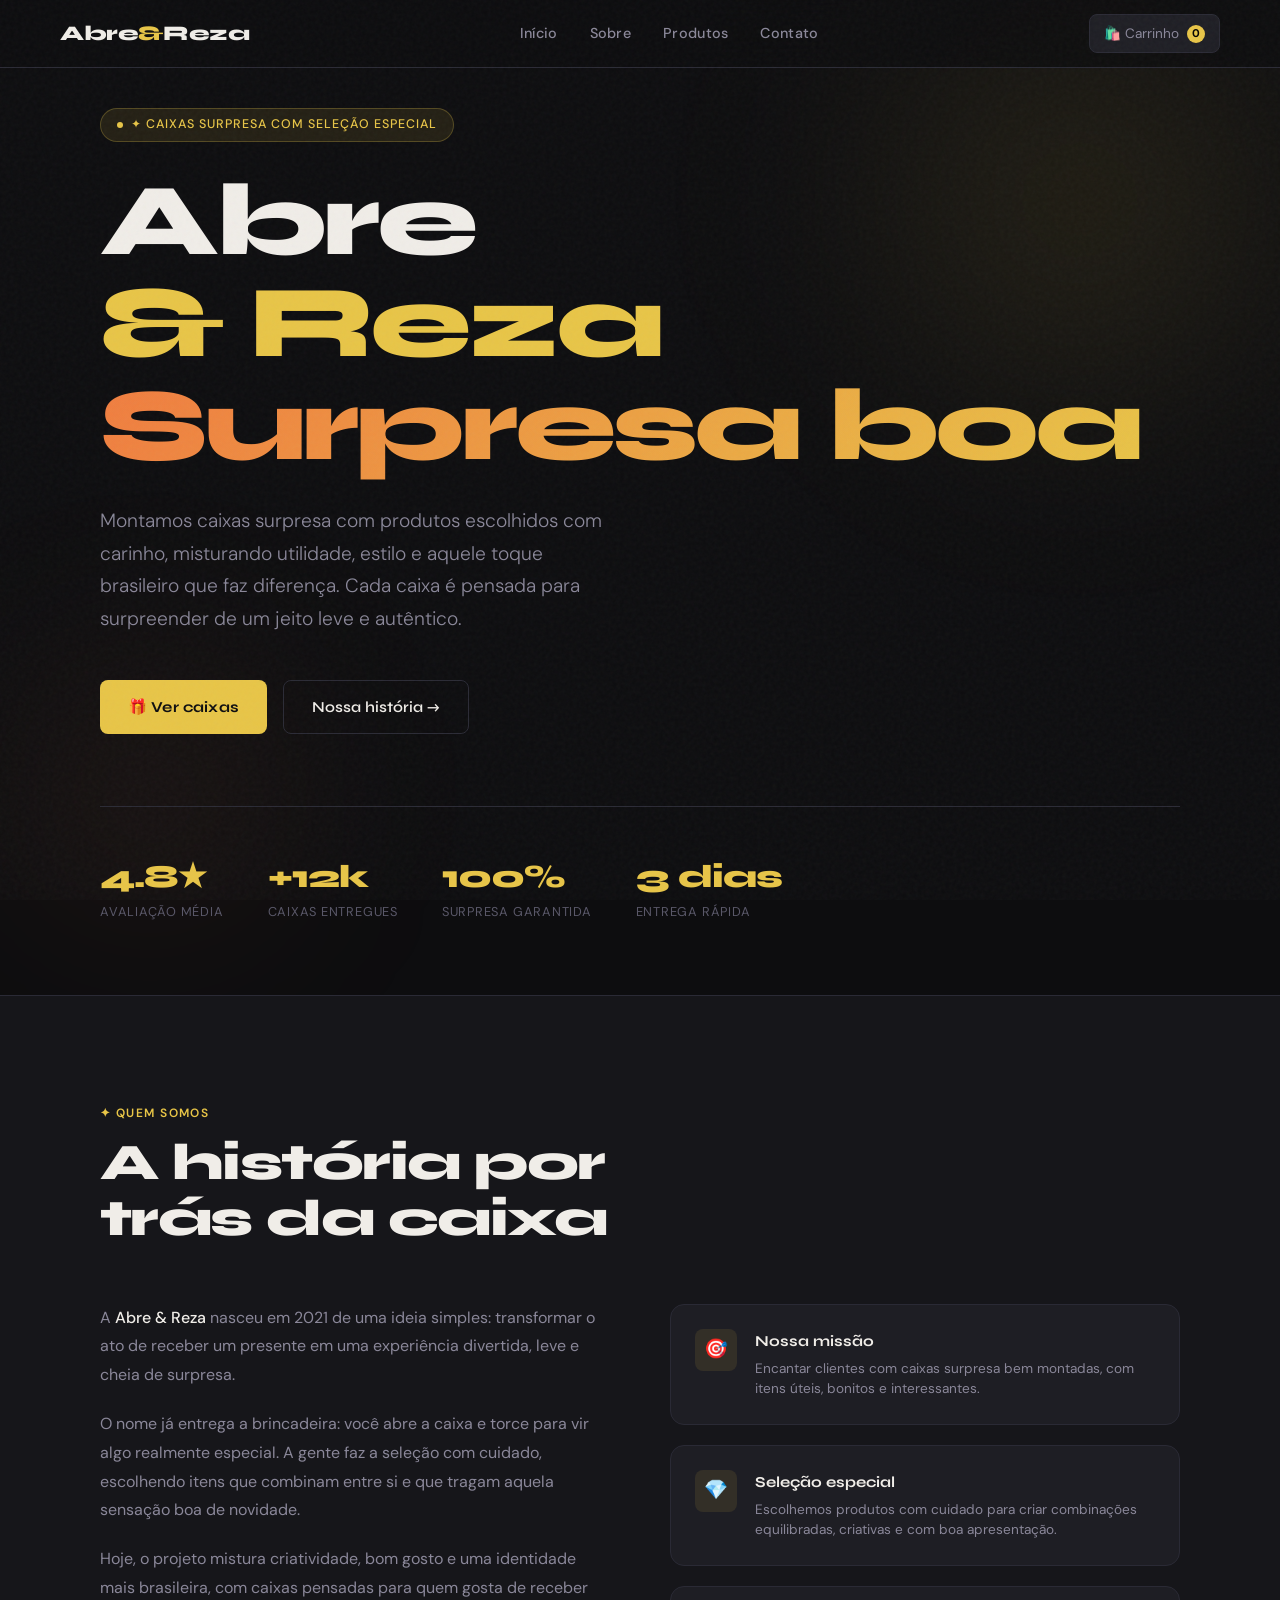
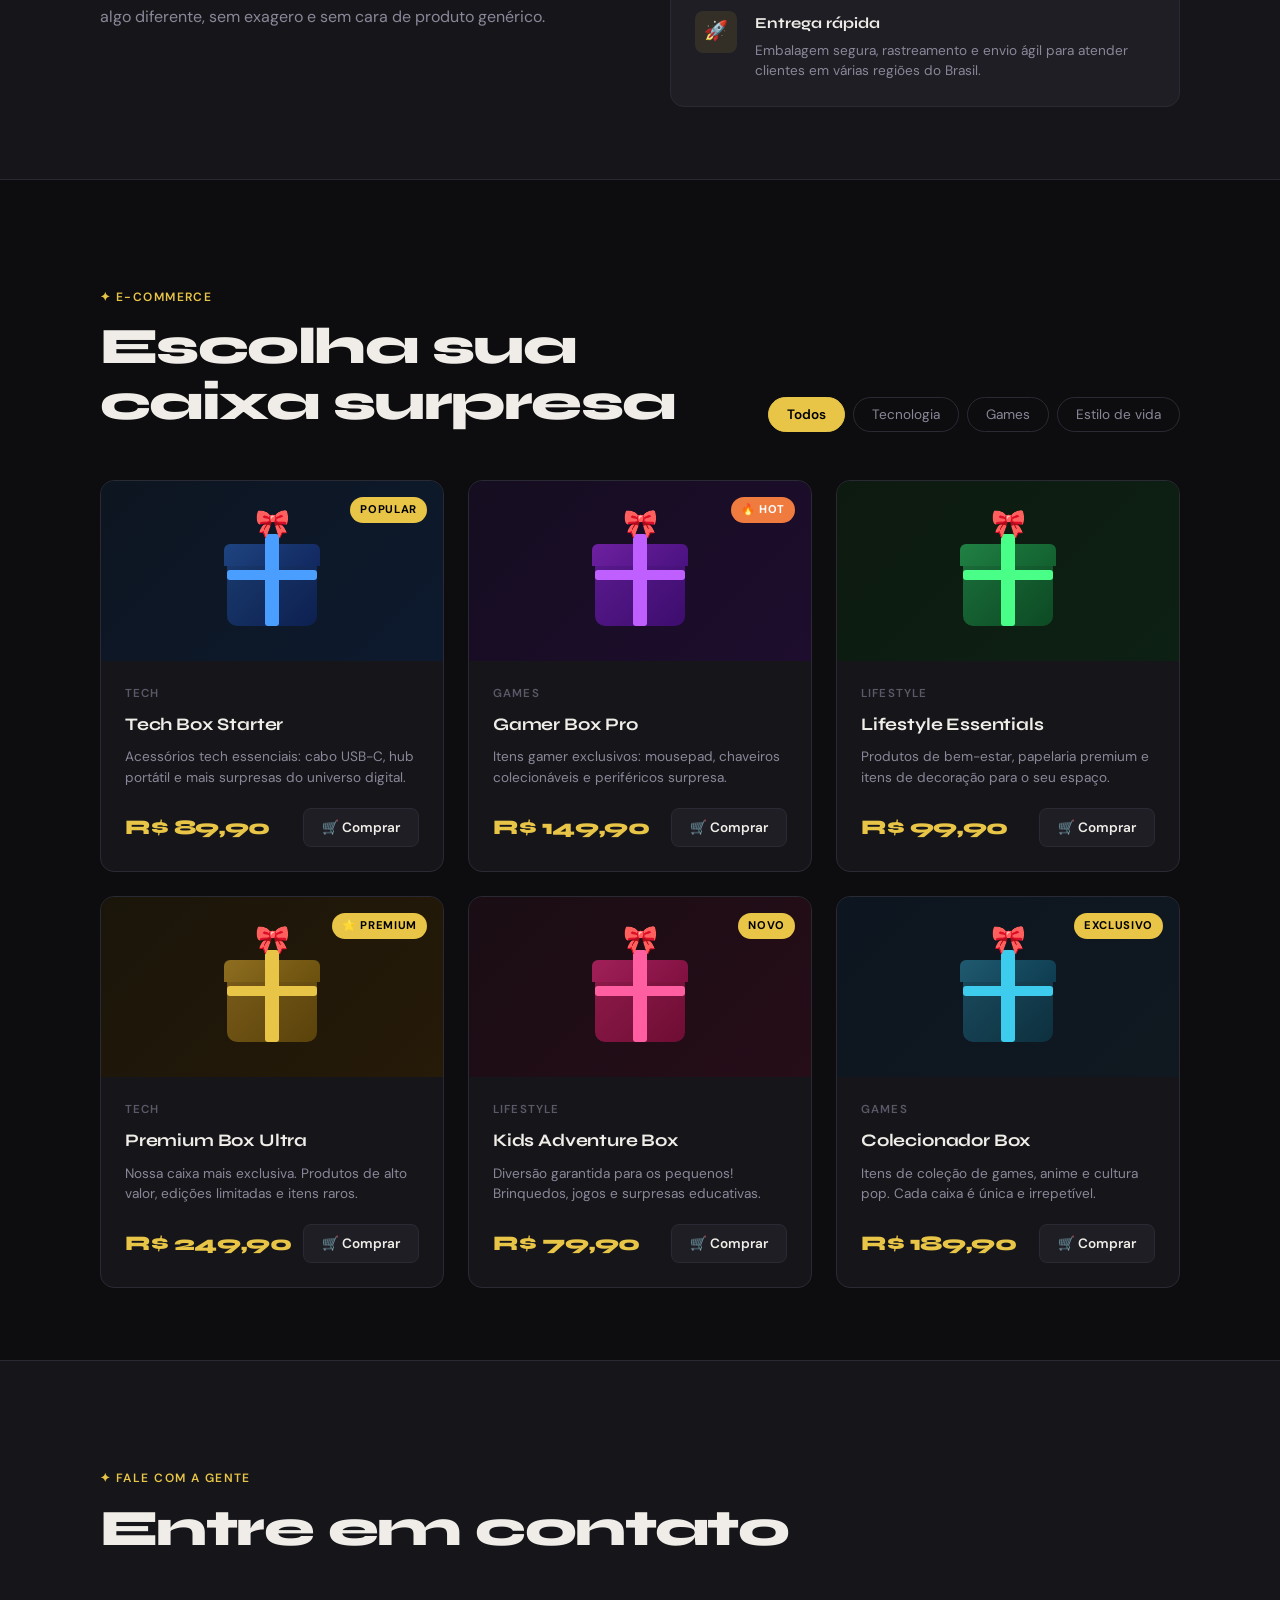
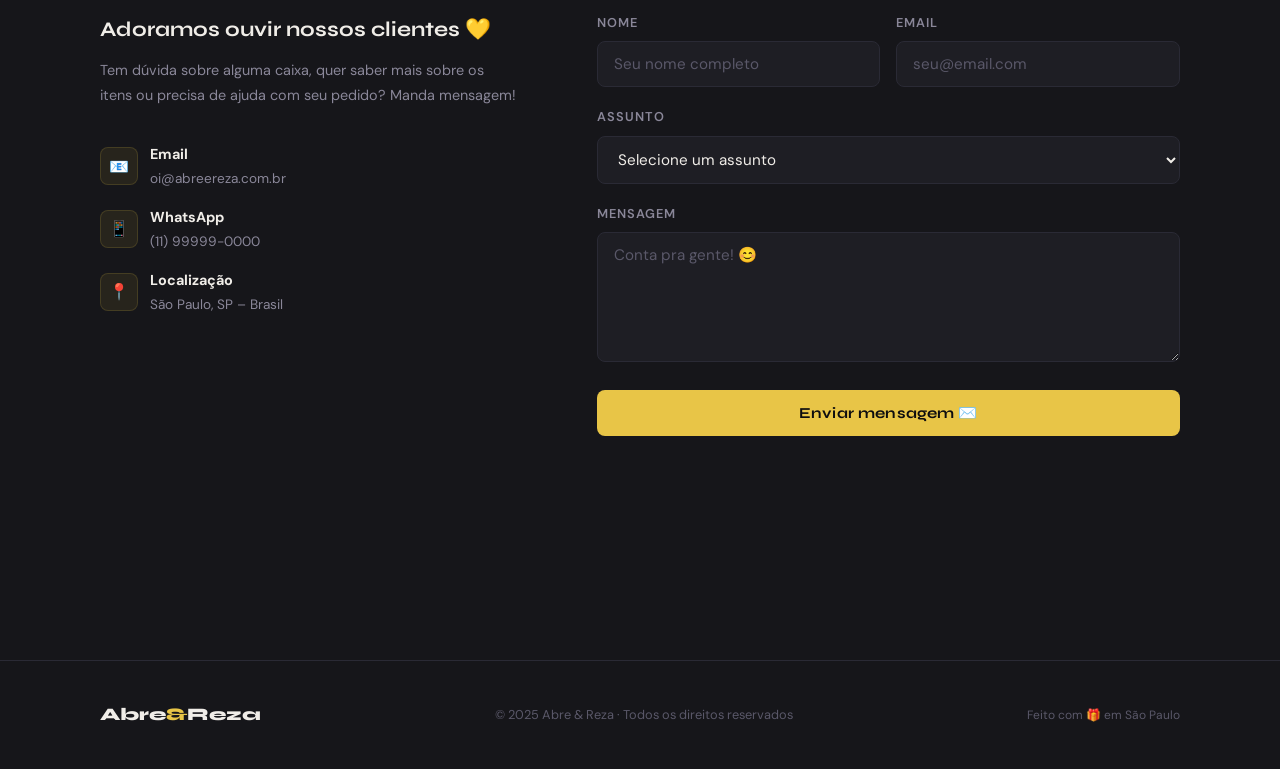
<file: faculdade/index.html>
<!DOCTYPE html>
<html lang="pt-BR">
<head>
  <meta charset="UTF-8" />
  <meta name="viewport" content="width=device-width, initial-scale=1.0"/>
  <title>Abre & Reza — Caixas Surpresa</title>
  <link href="https://fonts.googleapis.com/css2?family=Syne:wght@400;600;700;800&family=DM+Sans:ital,wght@0,300;0,400;0,500;1,300&display=swap" rel="stylesheet"/>
  <link rel="stylesheet" href="style.css"/>
</head>
<body>

<!-- NAV -->
<nav>
  <a href="#home" class="nav-logo">Abre<span>&</span>Reza</a>
  <ul class="nav-links" id="navLinks">
    <a href="#home">Início</a>
    <a href="#sobre">Sobre</a>
    <a href="#produtos">Produtos</a>
    <a href="#contato">Contato</a>
  </ul>
  <div style="display:flex; align-items:center; gap:14px;">
    <div class="nav-cart" onclick="openCart()">
      🛍️ Carrinho
      <div class="cart-badge" id="cartBadge">0</div>
    </div>
    <div class="hamburger" onclick="toggleMenu()" id="hamburger">
      <span></span><span></span><span></span>
    </div>
  </div>
</nav>

<!-- HOME -->
<section id="home">
  <div class="home-bg-orb orb1"></div>
  <div class="home-bg-orb orb2"></div>

  <div class="home-tag fade-up">✦ Caixas surpresa com seleção especial</div>

  <h1 class="home-title fade-up fade-up-delay-1">
    <span class="line1">Abre</span><br>
    <span class="line2">&amp; Reza</span><br>
    <span class="line3">Surpresa boa</span>
  </h1>

  <p class="home-desc fade-up fade-up-delay-2">
    Montamos caixas surpresa com produtos escolhidos com carinho, misturando utilidade, estilo e aquele toque brasileiro que faz diferença. Cada caixa é pensada para surpreender de um jeito leve e autêntico.
  </p>

  <div class="home-actions fade-up fade-up-delay-3">
    <a href="#produtos" class="btn-primary">🎁 Ver caixas</a>
    <a href="#sobre" class="btn-secondary">Nossa história →</a>
  </div>

  <div class="home-stats fade-up fade-up-delay-4">
    <div class="stat-item">
      <span class="stat-num">4.8★</span>
      <span class="stat-label">Avaliação média</span>
    </div>
    <div class="stat-item">
      <span class="stat-num">+12k</span>
      <span class="stat-label">Caixas entregues</span>
    </div>
    <div class="stat-item">
      <span class="stat-num">100%</span>
      <span class="stat-label">Surpresa garantida</span>
    </div>
    <div class="stat-item">
      <span class="stat-num">3 dias</span>
      <span class="stat-label">Entrega rápida</span>
    </div>
  </div>
</section>

<!-- SOBRE -->
<section id="sobre">
  <div class="section-header">
    <div class="section-tag">✦ Quem somos</div>
    <h2 class="section-title">A história por<br>trás da caixa</h2>
  </div>

  <div class="sobre-grid">
    <div class="sobre-text">
      <p>
        A <strong>Abre & Reza</strong> nasceu em 2021 de uma ideia simples: transformar o ato de receber um presente em uma experiência divertida, leve e cheia de surpresa.
      </p>
      <p>
        O nome já entrega a brincadeira: você abre a caixa e torce para vir algo realmente especial. A gente faz a seleção com cuidado, escolhendo itens que combinam entre si e que tragam aquela sensação boa de novidade.
      </p>
      <p>
        Hoje, o projeto mistura criatividade, bom gosto e uma identidade mais brasileira, com caixas pensadas para quem gosta de receber algo diferente, sem exagero e sem cara de produto genérico.
      </p>
    </div>

    <div class="missao-cards">
      <div class="missao-card">
        <div class="missao-icon">🎯</div>
        <div>
          <h4>Nossa missão</h4>
          <p>Encantar clientes com caixas surpresa bem montadas, com itens úteis, bonitos e interessantes.</p>
        </div>
      </div>
      <div class="missao-card">
        <div class="missao-icon">💎</div>
        <div>
          <h4>Seleção especial</h4>
          <p>Escolhemos produtos com cuidado para criar combinações equilibradas, criativas e com boa apresentação.</p>
        </div>
      </div>
      <div class="missao-card">
        <div class="missao-icon">🚀</div>
        <div>
          <h4>Entrega rápida</h4>
          <p>Embalagem segura, rastreamento e envio ágil para atender clientes em várias regiões do Brasil.</p>
        </div>
      </div>
    </div>
  </div>
</section>

<!-- PRODUTOS -->
<section id="produtos">
  <div class="produtos-header">
    <div class="section-header" style="margin-bottom:0">
      <div class="section-tag">✦ E-commerce</div>
      <h2 class="section-title">Escolha sua<br>caixa surpresa</h2>
    </div>
    <div class="filter-tabs">
      <button class="filter-tab active" onclick="filtrarProdutos('todos', this)">Todos</button>
      <button class="filter-tab" onclick="filtrarProdutos('tech', this)">Tecnologia</button>
      <button class="filter-tab" onclick="filtrarProdutos('games', this)">Games</button>
      <button class="filter-tab" onclick="filtrarProdutos('lifestyle', this)">Estilo de vida</button>
    </div>
  </div>
  <div class="produtos-grid" id="produtosGrid"></div>
</section>

<!-- CONTATO -->
<section id="contato">
  <div class="section-header">
    <div class="section-tag">✦ Fale com a gente</div>
    <h2 class="section-title">Entre em contato</h2>
  </div>

  <div class="contato-grid">
    <div class="contato-info">
      <h3>Adoramos ouvir nossos clientes 💛</h3>
      <p>Tem dúvida sobre alguma caixa, quer saber mais sobre os itens ou precisa de ajuda com seu pedido? Manda mensagem!</p>

      <div class="contato-detail">
        <div class="contato-detail-icon">📧</div>
        <div class="contato-detail-text">
          <strong>Email</strong>
          oi@abreereza.com.br
        </div>
      </div>
      <div class="contato-detail">
        <div class="contato-detail-icon">📱</div>
        <div class="contato-detail-text">
          <strong>WhatsApp</strong>
          (11) 99999-0000
        </div>
      </div>
      <div class="contato-detail">
        <div class="contato-detail-icon">📍</div>
        <div class="contato-detail-text">
          <strong>Localização</strong>
          São Paulo, SP – Brasil
        </div>
      </div>
    </div>

    <form id="contatoForm" onsubmit="enviarContato(event)">
      <div class="form-row">
        <div class="form-group">
          <label>Nome</label>
          <input type="text" id="contato-nome" placeholder="Seu nome completo" required />
        </div>
        <div class="form-group">
          <label>Email</label>
          <input type="email" id="contato-email" placeholder="seu@email.com" required />
        </div>
      </div>
      <div class="form-group">
        <label>Assunto</label>
        <select id="contato-assunto">
          <option value="">Selecione um assunto</option>
          <option value="pedido">Dúvida sobre pedido</option>
          <option value="produto">Informações sobre os produtos</option>
          <option value="entrega">Entrega e rastreamento</option>
          <option value="parceria">Parcerias</option>
          <option value="outro">Outro</option>
        </select>
      </div>
      <div class="form-group">
        <label>Mensagem</label>
        <textarea id="contato-mensagem" placeholder="Conta pra gente! 😊" required></textarea>
      </div>
      <button type="submit" class="btn-primary" style="width:100%; justify-content:center;">
        Enviar mensagem ✉️
      </button>
    </form>
  </div>
</section>

<!-- FOOTER -->
<footer>
  <div class="footer-logo">Abre<span>&</span>Reza</div>
  <p>© 2025 Abre & Reza · Todos os direitos reservados</p>
  <p style="font-size:0.75rem;">Feito com 🎁 em São Paulo</p>
</footer>

<!-- TOAST -->
<div class="toast" id="toast">
  <div class="toast-icon" id="toastIcon"></div>
  <div>
    <div class="toast-title" id="toastTitle"></div>
    <div class="toast-msg" id="toastMsg"></div>
  </div>
</div>

<!-- MODAL CARRINHO -->
<div class="modal-overlay" id="cartModal">
  <div class="modal">
    <div class="modal-header">
      <h3>🛍️ Carrinho de compras</h3>
      <div class="modal-close" onclick="closeCart()">✕</div>
    </div>
    <div class="modal-body" id="cartBody"></div>
  </div>
</div>

<script src="script.js"></script>
</body>
</html>
</file>
<file: faculdade/style.css>
/* ══════════════════════════════════════
   ABRE & REZA — style.css
   ══════════════════════════════════════ */

/* ── VARIÁVEIS ── */
:root {
  --bg: #0d0d0f;
  --surface: #16161a;
  --surface2: #1e1e24;
  --border: #2a2a35;
  --accent: #e8c547;
  --accent2: #f07b3f;
  --text: #f0ede8;
  --text-muted: #8a8799;
  --text-dim: #5a5869;
  --radius: 14px;
  --radius-sm: 8px;
}

/* ── RESET ── */
*, *::before, *::after { box-sizing: border-box; margin: 0; padding: 0; }

html { scroll-behavior: smooth; }

body {
  background: var(--bg);
  color: var(--text);
  font-family: 'DM Sans', sans-serif;
  font-size: 16px;
  line-height: 1.6;
  overflow-x: hidden;
}

/* ── NOISE TEXTURE OVERLAY ── */
body::before {
  content: '';
  position: fixed;
  inset: 0;
  background-image: url("data:image/svg+xml,%3Csvg viewBox='0 0 256 256' xmlns='http://www.w3.org/2000/svg'%3E%3Cfilter id='n'%3E%3CfeTurbulence type='fractalNoise' baseFrequency='0.9' numOctaves='4' stitchTiles='stitch'/%3E%3C/filter%3E%3Crect width='100%25' height='100%25' filter='url(%23n)' opacity='0.04'/%3E%3C/svg%3E");
  pointer-events: none;
  z-index: 9999;
}

/* ══════════════════════════════════════
   NAV
   ══════════════════════════════════════ */
nav {
  position: fixed;
  top: 0; left: 0; right: 0;
  z-index: 100;
  display: flex;
  align-items: center;
  justify-content: space-between;
  padding: 0 clamp(20px, 5vw, 60px);
  height: 68px;
  background: rgba(13,13,15,0.85);
  backdrop-filter: blur(18px);
  border-bottom: 1px solid var(--border);
}

.nav-logo {
  font-family: 'Syne', sans-serif;
  font-weight: 800;
  font-size: 1.3rem;
  letter-spacing: -0.02em;
  color: var(--text);
  text-decoration: none;
}

.nav-logo span { color: var(--accent); }

.nav-links {
  display: flex;
  gap: 32px;
  list-style: none;
}

.nav-links a {
  color: var(--text-muted);
  text-decoration: none;
  font-size: 0.9rem;
  font-weight: 500;
  letter-spacing: 0.02em;
  transition: color 0.2s;
}

.nav-links a:hover { color: var(--text); }

.nav-cart {
  position: relative;
  cursor: pointer;
  background: var(--surface2);
  border: 1px solid var(--border);
  border-radius: var(--radius-sm);
  padding: 8px 14px;
  display: flex;
  align-items: center;
  gap: 8px;
  font-size: 0.85rem;
  color: var(--text-muted);
  transition: all 0.2s;
}

.nav-cart:hover { border-color: var(--accent); color: var(--accent); }

.cart-badge {
  background: var(--accent);
  color: #000;
  font-size: 0.7rem;
  font-weight: 700;
  width: 18px; height: 18px;
  border-radius: 50%;
  display: flex; align-items: center; justify-content: center;
}

.hamburger {
  display: none;
  flex-direction: column;
  gap: 5px;
  cursor: pointer;
  padding: 4px;
}

.hamburger span {
  display: block;
  width: 24px; height: 2px;
  background: var(--text);
  border-radius: 2px;
  transition: all 0.3s;
}

/* ══════════════════════════════════════
   SECTIONS (BASE)
   ══════════════════════════════════════ */
section {
  min-height: 100vh;
  padding: clamp(100px, 12vh, 140px) clamp(20px, 8vw, 100px) clamp(60px, 8vh, 100px);
}

.section-header { margin-bottom: 56px; }

.section-tag {
  font-size: 0.75rem;
  color: var(--accent);
  text-transform: uppercase;
  letter-spacing: 0.12em;
  font-weight: 600;
  margin-bottom: 12px;
}

.section-title {
  font-family: 'Syne', sans-serif;
  font-size: clamp(2rem, 4vw, 3.2rem);
  font-weight: 800;
  letter-spacing: -0.03em;
  line-height: 1.1;
}

/* ══════════════════════════════════════
   HOME
   ══════════════════════════════════════ */
#home {
  display: flex;
  flex-direction: column;
  justify-content: center;
  position: relative;
  overflow: hidden;
}

.home-bg-orb {
  position: absolute;
  border-radius: 50%;
  filter: blur(100px);
  pointer-events: none;
}

.orb1 {
  width: 600px; height: 600px;
  background: radial-gradient(circle, rgba(232,197,71,0.12) 0%, transparent 70%);
  top: -100px; right: -100px;
}

.orb2 {
  width: 400px; height: 400px;
  background: radial-gradient(circle, rgba(240,123,63,0.1) 0%, transparent 70%);
  bottom: 0; left: -50px;
}

.home-tag {
  display: inline-flex;
  align-items: center;
  gap: 8px;
  background: rgba(232,197,71,0.1);
  border: 1px solid rgba(232,197,71,0.25);
  border-radius: 100px;
  padding: 6px 16px;
  font-size: 0.78rem;
  color: var(--accent);
  font-weight: 500;
  letter-spacing: 0.08em;
  text-transform: uppercase;
  margin-bottom: 28px;
  width: fit-content;
}

.home-tag::before {
  content: '';
  width: 6px; height: 6px;
  border-radius: 50%;
  background: var(--accent);
  animation: pulse 2s infinite;
}

@keyframes pulse {
  0%, 100% { opacity: 1; transform: scale(1); }
  50% { opacity: 0.4; transform: scale(0.7); }
}

.home-title {
  font-family: 'Syne', sans-serif;
  font-size: clamp(3rem, 8vw, 7rem);
  font-weight: 800;
  line-height: 1;
  letter-spacing: -0.04em;
  margin-bottom: 28px;
}

.home-title .line2 { color: var(--accent); }

.home-title .line3 {
  background: linear-gradient(135deg, var(--accent2), var(--accent));
  -webkit-background-clip: text;
  -webkit-text-fill-color: transparent;
  background-clip: text;
}

.home-desc {
  font-size: clamp(1rem, 2vw, 1.2rem);
  color: var(--text-muted);
  max-width: 520px;
  margin-bottom: 44px;
  font-weight: 300;
  line-height: 1.7;
}

.home-actions {
  display: flex;
  gap: 16px;
  flex-wrap: wrap;
}

.home-stats {
  display: flex;
  gap: 44px;
  margin-top: 72px;
  padding-top: 44px;
  border-top: 1px solid var(--border);
  flex-wrap: wrap;
}

.stat-item { display: flex; flex-direction: column; }

.stat-num {
  font-family: 'Syne', sans-serif;
  font-size: 2rem;
  font-weight: 800;
  color: var(--accent);
  letter-spacing: -0.03em;
}

.stat-label {
  font-size: 0.8rem;
  color: var(--text-dim);
  text-transform: uppercase;
  letter-spacing: 0.06em;
}

/* ══════════════════════════════════════
   BOTÕES
   ══════════════════════════════════════ */
.btn-primary {
  display: inline-flex;
  align-items: center;
  gap: 10px;
  background: var(--accent);
  color: #0d0d0f;
  font-family: 'Syne', sans-serif;
  font-weight: 700;
  font-size: 0.95rem;
  padding: 14px 28px;
  border-radius: var(--radius-sm);
  text-decoration: none;
  border: none;
  cursor: pointer;
  transition: all 0.25s;
  letter-spacing: 0.01em;
}

.btn-primary:hover {
  background: #f0d050;
  transform: translateY(-2px);
  box-shadow: 0 12px 32px rgba(232,197,71,0.3);
}

.btn-secondary {
  display: inline-flex;
  align-items: center;
  gap: 10px;
  background: transparent;
  color: var(--text);
  font-family: 'Syne', sans-serif;
  font-weight: 600;
  font-size: 0.95rem;
  padding: 14px 28px;
  border-radius: var(--radius-sm);
  text-decoration: none;
  border: 1px solid var(--border);
  cursor: pointer;
  transition: all 0.25s;
}

.btn-secondary:hover {
  border-color: var(--text-muted);
  transform: translateY(-2px);
}

/* ══════════════════════════════════════
   SOBRE
   ══════════════════════════════════════ */
#sobre {
  min-height: auto;
  background: var(--surface);
  border-top: 1px solid var(--border);
  border-bottom: 1px solid var(--border);
}

.sobre-grid {
  display: grid;
  grid-template-columns: 1fr 1fr;
  gap: 60px;
  align-items: start;
}

.sobre-text p {
  color: var(--text-muted);
  font-size: 1rem;
  line-height: 1.8;
  margin-bottom: 20px;
}

.sobre-text p strong { color: var(--text); font-weight: 500; }

.missao-cards {
  display: flex;
  flex-direction: column;
  gap: 20px;
}

.missao-card {
  background: var(--surface2);
  border: 1px solid var(--border);
  border-radius: var(--radius);
  padding: 24px;
  display: flex;
  gap: 18px;
  align-items: flex-start;
  transition: border-color 0.2s;
}

.missao-card:hover { border-color: rgba(232,197,71,0.3); }

.missao-icon {
  width: 42px; height: 42px;
  background: rgba(232,197,71,0.1);
  border-radius: var(--radius-sm);
  display: flex; align-items: center; justify-content: center;
  font-size: 1.2rem;
  flex-shrink: 0;
}

.missao-card h4 {
  font-family: 'Syne', sans-serif;
  font-size: 0.95rem;
  font-weight: 700;
  margin-bottom: 6px;
}

.missao-card p { font-size: 0.85rem; color: var(--text-muted); line-height: 1.5; }

/* ══════════════════════════════════════
   PRODUTOS
   ══════════════════════════════════════ */
#produtos { background: var(--bg); }

.produtos-header {
  display: flex;
  justify-content: space-between;
  align-items: flex-end;
  margin-bottom: 48px;
  flex-wrap: wrap;
  gap: 20px;
}

.filter-tabs {
  display: flex;
  gap: 8px;
  flex-wrap: wrap;
}

.filter-tab {
  padding: 8px 18px;
  border-radius: 100px;
  border: 1px solid var(--border);
  background: transparent;
  color: var(--text-muted);
  font-size: 0.85rem;
  cursor: pointer;
  transition: all 0.2s;
  font-family: 'DM Sans', sans-serif;
}

.filter-tab.active,
.filter-tab:hover {
  background: var(--accent);
  color: #000;
  border-color: var(--accent);
  font-weight: 600;
}

.produtos-grid {
  display: grid;
  grid-template-columns: repeat(auto-fill, minmax(280px, 1fr));
  gap: 24px;
}

.produto-card {
  background: var(--surface);
  border: 1px solid var(--border);
  border-radius: var(--radius);
  overflow: hidden;
  transition: all 0.3s;
  position: relative;
}

.produto-card:hover {
  transform: translateY(-6px);
  border-color: rgba(232,197,71,0.3);
  box-shadow: 0 24px 60px rgba(0,0,0,0.4);
}

.produto-badge {
  position: absolute;
  top: 16px; right: 16px;
  background: var(--accent);
  color: #000;
  font-size: 0.7rem;
  font-weight: 700;
  text-transform: uppercase;
  letter-spacing: 0.06em;
  padding: 4px 10px;
  border-radius: 100px;
  z-index: 2;
}

.produto-badge.hot { background: var(--accent2); color: #fff; }

/* ── Ilustração da caixa ── */
.produto-visual {
  height: 180px;
  display: flex;
  align-items: center;
  justify-content: center;
  position: relative;
  overflow: hidden;
}

.box-illustration {
  position: relative;
  width: 110px; height: 110px;
}

.box-body {
  position: absolute;
  bottom: 0; left: 50%;
  transform: translateX(-50%);
  width: 90px; height: 70px;
  border-radius: 8px 8px 10px 10px;
}

.box-lid {
  position: absolute;
  bottom: 60px; left: 50%;
  transform: translateX(-50%);
  width: 96px; height: 22px;
  border-radius: 6px 6px 0 0;
}

.box-ribbon-v {
  position: absolute;
  bottom: 0; left: 50%;
  transform: translateX(-50%);
  width: 14px; height: 92px;
  border-radius: 3px;
}

.box-ribbon-h {
  position: absolute;
  bottom: 46px; left: 50%;
  transform: translateX(-50%);
  width: 90px; height: 10px;
  border-radius: 3px;
}

.box-bow {
  position: absolute;
  bottom: 79px; left: 50%;
  transform: translateX(-50%);
  font-size: 28px;
}

/* ── Temas de cor das caixas ── */
.card-tech .produto-visual { background: linear-gradient(135deg, #0d1520 0%, #0d1a2e 100%); }
.card-tech .box-body { background: linear-gradient(135deg, #1a3a6e, #0d2050); }
.card-tech .box-lid { background: linear-gradient(135deg, #1e4480, #122860); }
.card-tech .box-ribbon-v, .card-tech .box-ribbon-h { background: #4a9eff; }

.card-games .produto-visual { background: linear-gradient(135deg, #150d20 0%, #1e0d2e 100%); }
.card-games .box-body { background: linear-gradient(135deg, #5a1a8e, #3d0d6e); }
.card-games .box-lid { background: linear-gradient(135deg, #6e20a0, #4a1280); }
.card-games .box-ribbon-v, .card-games .box-ribbon-h { background: #bf5fff; }

.card-lifestyle .produto-visual { background: linear-gradient(135deg, #0d1a0f 0%, #0d2014 100%); }
.card-lifestyle .box-body { background: linear-gradient(135deg, #1a6e3a, #0d4a24); }
.card-lifestyle .box-lid { background: linear-gradient(135deg, #208044, #12602e); }
.card-lifestyle .box-ribbon-v, .card-lifestyle .box-ribbon-h { background: #4aff88; }

.card-premium .produto-visual { background: linear-gradient(135deg, #1a150a 0%, #261a08 100%); }
.card-premium .box-body { background: linear-gradient(135deg, #7a5c1a, #5a420a); }
.card-premium .box-lid { background: linear-gradient(135deg, #8e6e20, #6a500e); }
.card-premium .box-ribbon-v, .card-premium .box-ribbon-h { background: var(--accent); }

.card-kids .produto-visual { background: linear-gradient(135deg, #1a0d14 0%, #260d18 100%); }
.card-kids .box-body { background: linear-gradient(135deg, #8e1a4a, #6e0d34); }
.card-kids .box-lid { background: linear-gradient(135deg, #a02058, #801040); }
.card-kids .box-ribbon-v, .card-kids .box-ribbon-h { background: #ff5fa0; }

.card-colecao .produto-visual { background: linear-gradient(135deg, #0d1520 0%, #101820 100%); }
.card-colecao .box-body { background: linear-gradient(135deg, #1a4a5e, #0d303e); }
.card-colecao .box-lid { background: linear-gradient(135deg, #205a70, #0e3c50); }
.card-colecao .box-ribbon-v, .card-colecao .box-ribbon-h { background: #3dccee; }

.produto-info { padding: 24px; }

.produto-cat {
  font-size: 0.72rem;
  color: var(--text-dim);
  text-transform: uppercase;
  letter-spacing: 0.1em;
  font-weight: 600;
  margin-bottom: 8px;
}

.produto-nome {
  font-family: 'Syne', sans-serif;
  font-size: 1.1rem;
  font-weight: 700;
  margin-bottom: 8px;
  letter-spacing: -0.01em;
}

.produto-desc {
  font-size: 0.85rem;
  color: var(--text-muted);
  line-height: 1.5;
  margin-bottom: 20px;
}

.produto-footer {
  display: flex;
  align-items: center;
  justify-content: space-between;
}

.produto-preco {
  font-family: 'Syne', sans-serif;
  font-size: 1.3rem;
  font-weight: 800;
  color: var(--accent);
  letter-spacing: -0.02em;
}

.btn-comprar {
  display: flex;
  align-items: center;
  gap: 6px;
  background: var(--surface2);
  border: 1px solid var(--border);
  border-radius: var(--radius-sm);
  color: var(--text);
  font-family: 'DM Sans', sans-serif;
  font-size: 0.85rem;
  font-weight: 600;
  padding: 10px 18px;
  cursor: pointer;
  transition: all 0.2s;
}

.btn-comprar:hover {
  background: var(--accent);
  border-color: var(--accent);
  color: #000;
}

/* ══════════════════════════════════════
   CONTATO
   ══════════════════════════════════════ */
#contato {
  background: var(--surface);
  border-top: 1px solid var(--border);
}

.contato-grid {
  display: grid;
  grid-template-columns: 1fr 1.4fr;
  gap: 80px;
  align-items: start;
}

.contato-info h3 {
  font-family: 'Syne', sans-serif;
  font-size: 1.3rem;
  font-weight: 700;
  margin-bottom: 12px;
}

.contato-info p {
  color: var(--text-muted);
  font-size: 0.9rem;
  line-height: 1.7;
  margin-bottom: 36px;
}

.contato-detail {
  display: flex;
  align-items: center;
  gap: 12px;
  margin-bottom: 16px;
}

.contato-detail-icon {
  width: 38px; height: 38px;
  background: rgba(232,197,71,0.08);
  border: 1px solid rgba(232,197,71,0.15);
  border-radius: var(--radius-sm);
  display: flex; align-items: center; justify-content: center;
  font-size: 1rem;
}

.contato-detail-text { font-size: 0.85rem; color: var(--text-muted); }
.contato-detail-text strong { color: var(--text); display: block; font-size: 0.9rem; margin-bottom: 2px; }

.form-group { margin-bottom: 20px; }

.form-group label {
  display: block;
  font-size: 0.8rem;
  color: var(--text-muted);
  text-transform: uppercase;
  letter-spacing: 0.08em;
  font-weight: 600;
  margin-bottom: 8px;
}

.form-group input,
.form-group textarea,
.form-group select {
  width: 100%;
  background: var(--surface2);
  border: 1px solid var(--border);
  border-radius: var(--radius-sm);
  color: var(--text);
  font-family: 'DM Sans', sans-serif;
  font-size: 0.95rem;
  padding: 12px 16px;
  outline: none;
  transition: border-color 0.2s;
}

.form-group input:focus,
.form-group textarea:focus,
.form-group select:focus {
  border-color: var(--accent);
  box-shadow: 0 0 0 3px rgba(232,197,71,0.08);
}

.form-group input::placeholder,
.form-group textarea::placeholder { color: var(--text-dim); }

.form-group textarea { min-height: 130px; resize: vertical; }

.form-group select option { background: var(--surface2); }

.form-row {
  display: grid;
  grid-template-columns: 1fr 1fr;
  gap: 16px;
}

/* ══════════════════════════════════════
   TOAST
   ══════════════════════════════════════ */
.toast {
  position: fixed;
  bottom: 32px; right: 32px;
  background: var(--surface2);
  border: 1px solid var(--border);
  border-radius: var(--radius);
  padding: 18px 22px;
  display: flex;
  align-items: center;
  gap: 14px;
  box-shadow: 0 20px 60px rgba(0,0,0,0.5);
  transform: translateY(120%);
  opacity: 0;
  transition: all 0.4s cubic-bezier(0.34, 1.56, 0.64, 1);
  z-index: 1000;
  max-width: 340px;
}

.toast.show { transform: translateY(0); opacity: 1; }

.toast-icon {
  width: 40px; height: 40px;
  border-radius: var(--radius-sm);
  display: flex; align-items: center; justify-content: center;
  font-size: 1.2rem;
  flex-shrink: 0;
}

.toast-icon.success { background: rgba(74,255,136,0.1); }
.toast-icon.cart { background: rgba(232,197,71,0.1); }

.toast-title {
  font-family: 'Syne', sans-serif;
  font-size: 0.9rem;
  font-weight: 700;
  margin-bottom: 2px;
}

.toast-msg { font-size: 0.8rem; color: var(--text-muted); }

/* ══════════════════════════════════════
   MODAL CARRINHO
   ══════════════════════════════════════ */
.modal-overlay {
  position: fixed;
  inset: 0;
  background: rgba(0,0,0,0.7);
  backdrop-filter: blur(8px);
  z-index: 200;
  display: flex;
  align-items: center;
  justify-content: center;
  padding: 20px;
  opacity: 0;
  pointer-events: none;
  transition: opacity 0.3s;
}

.modal-overlay.open { opacity: 1; pointer-events: all; }

.modal {
  background: var(--surface);
  border: 1px solid var(--border);
  border-radius: 18px;
  width: 100%;
  max-width: 500px;
  max-height: 85vh;
  overflow-y: auto;
  transform: translateY(30px) scale(0.96);
  transition: transform 0.3s;
}

.modal-overlay.open .modal { transform: translateY(0) scale(1); }

.modal-header {
  display: flex;
  align-items: center;
  justify-content: space-between;
  padding: 24px;
  border-bottom: 1px solid var(--border);
  position: sticky; top: 0;
  background: var(--surface);
  z-index: 1;
}

.modal-header h3 {
  font-family: 'Syne', sans-serif;
  font-size: 1.1rem;
  font-weight: 700;
}

.modal-close {
  width: 34px; height: 34px;
  display: flex; align-items: center; justify-content: center;
  background: var(--surface2);
  border: 1px solid var(--border);
  border-radius: var(--radius-sm);
  cursor: pointer;
  color: var(--text-muted);
  font-size: 1.1rem;
  transition: all 0.2s;
}

.modal-close:hover { color: var(--text); border-color: var(--text-muted); }

.modal-body { padding: 24px; }

.cart-item {
  display: flex;
  align-items: center;
  justify-content: space-between;
  gap: 16px;
  padding: 14px 0;
  border-bottom: 1px solid var(--border);
}

.cart-item:last-child { border-bottom: none; }

.cart-item-info { flex: 1; }
.cart-item-name { font-family: 'Syne', sans-serif; font-size: 0.9rem; font-weight: 700; }
.cart-item-price { font-size: 0.85rem; color: var(--accent); font-weight: 600; margin-top: 3px; }

.cart-item-remove {
  background: none;
  border: none;
  color: var(--text-dim);
  cursor: pointer;
  font-size: 1rem;
  padding: 4px;
  transition: color 0.2s;
}

.cart-item-remove:hover { color: #ff5f5f; }

.cart-total {
  margin-top: 20px;
  padding-top: 20px;
  border-top: 1px solid var(--border);
  display: flex;
  justify-content: space-between;
  align-items: center;
}

.cart-total-label { font-family: 'Syne', sans-serif; font-size: 0.9rem; color: var(--text-muted); }
.cart-total-value { font-family: 'Syne', sans-serif; font-size: 1.4rem; font-weight: 800; color: var(--accent); }

.cart-empty { text-align: center; padding: 40px 0; color: var(--text-muted); font-size: 0.9rem; }
.cart-empty .icon { font-size: 3rem; margin-bottom: 12px; }

/* ══════════════════════════════════════
   FOOTER
   ══════════════════════════════════════ */
footer {
  background: var(--surface);
  border-top: 1px solid var(--border);
  padding: 40px clamp(20px, 8vw, 100px);
  display: flex;
  align-items: center;
  justify-content: space-between;
  flex-wrap: wrap;
  gap: 20px;
}

.footer-logo {
  font-family: 'Syne', sans-serif;
  font-weight: 800;
  font-size: 1.1rem;
  color: var(--text);
}

.footer-logo span { color: var(--accent); }

footer p { font-size: 0.8rem; color: var(--text-dim); }

/* ══════════════════════════════════════
   ANIMAÇÕES
   ══════════════════════════════════════ */
@keyframes fadeUp {
  from { opacity: 0; transform: translateY(24px); }
  to { opacity: 1; transform: translateY(0); }
}

.fade-up {
  animation: fadeUp 0.6s ease forwards;
  opacity: 0;
}

.fade-up-delay-1 { animation-delay: 0.1s; }
.fade-up-delay-2 { animation-delay: 0.2s; }
.fade-up-delay-3 { animation-delay: 0.3s; }
.fade-up-delay-4 { animation-delay: 0.4s; }

/* ══════════════════════════════════════
   SCROLLBAR
   ══════════════════════════════════════ */
::-webkit-scrollbar { width: 6px; }
::-webkit-scrollbar-track { background: var(--bg); }
::-webkit-scrollbar-thumb { background: var(--border); border-radius: 3px; }
::-webkit-scrollbar-thumb:hover { background: var(--text-dim); }

/* ══════════════════════════════════════
   RESPONSIVO
   ══════════════════════════════════════ */
@media (max-width: 900px) {
  .sobre-grid, .contato-grid { grid-template-columns: 1fr; gap: 40px; }
  nav .nav-links { display: none; }
  .hamburger { display: flex; }

  .nav-links.open {
    display: flex;
    flex-direction: column;
    position: absolute;
    top: 68px; left: 0; right: 0;
    background: rgba(13,13,15,0.97);
    border-bottom: 1px solid var(--border);
    padding: 20px clamp(20px, 5vw, 60px);
    gap: 4px;
  }

  .nav-links.open a {
    display: block;
    padding: 12px 0;
    font-size: 1rem;
    border-bottom: 1px solid var(--border);
  }
}

@media (max-width: 600px) {
  .form-row { grid-template-columns: 1fr; }
  .home-stats { gap: 24px; }
  .produtos-header { flex-direction: column; align-items: flex-start; }
  .toast { bottom: 16px; right: 16px; left: 16px; }
}
</file>
